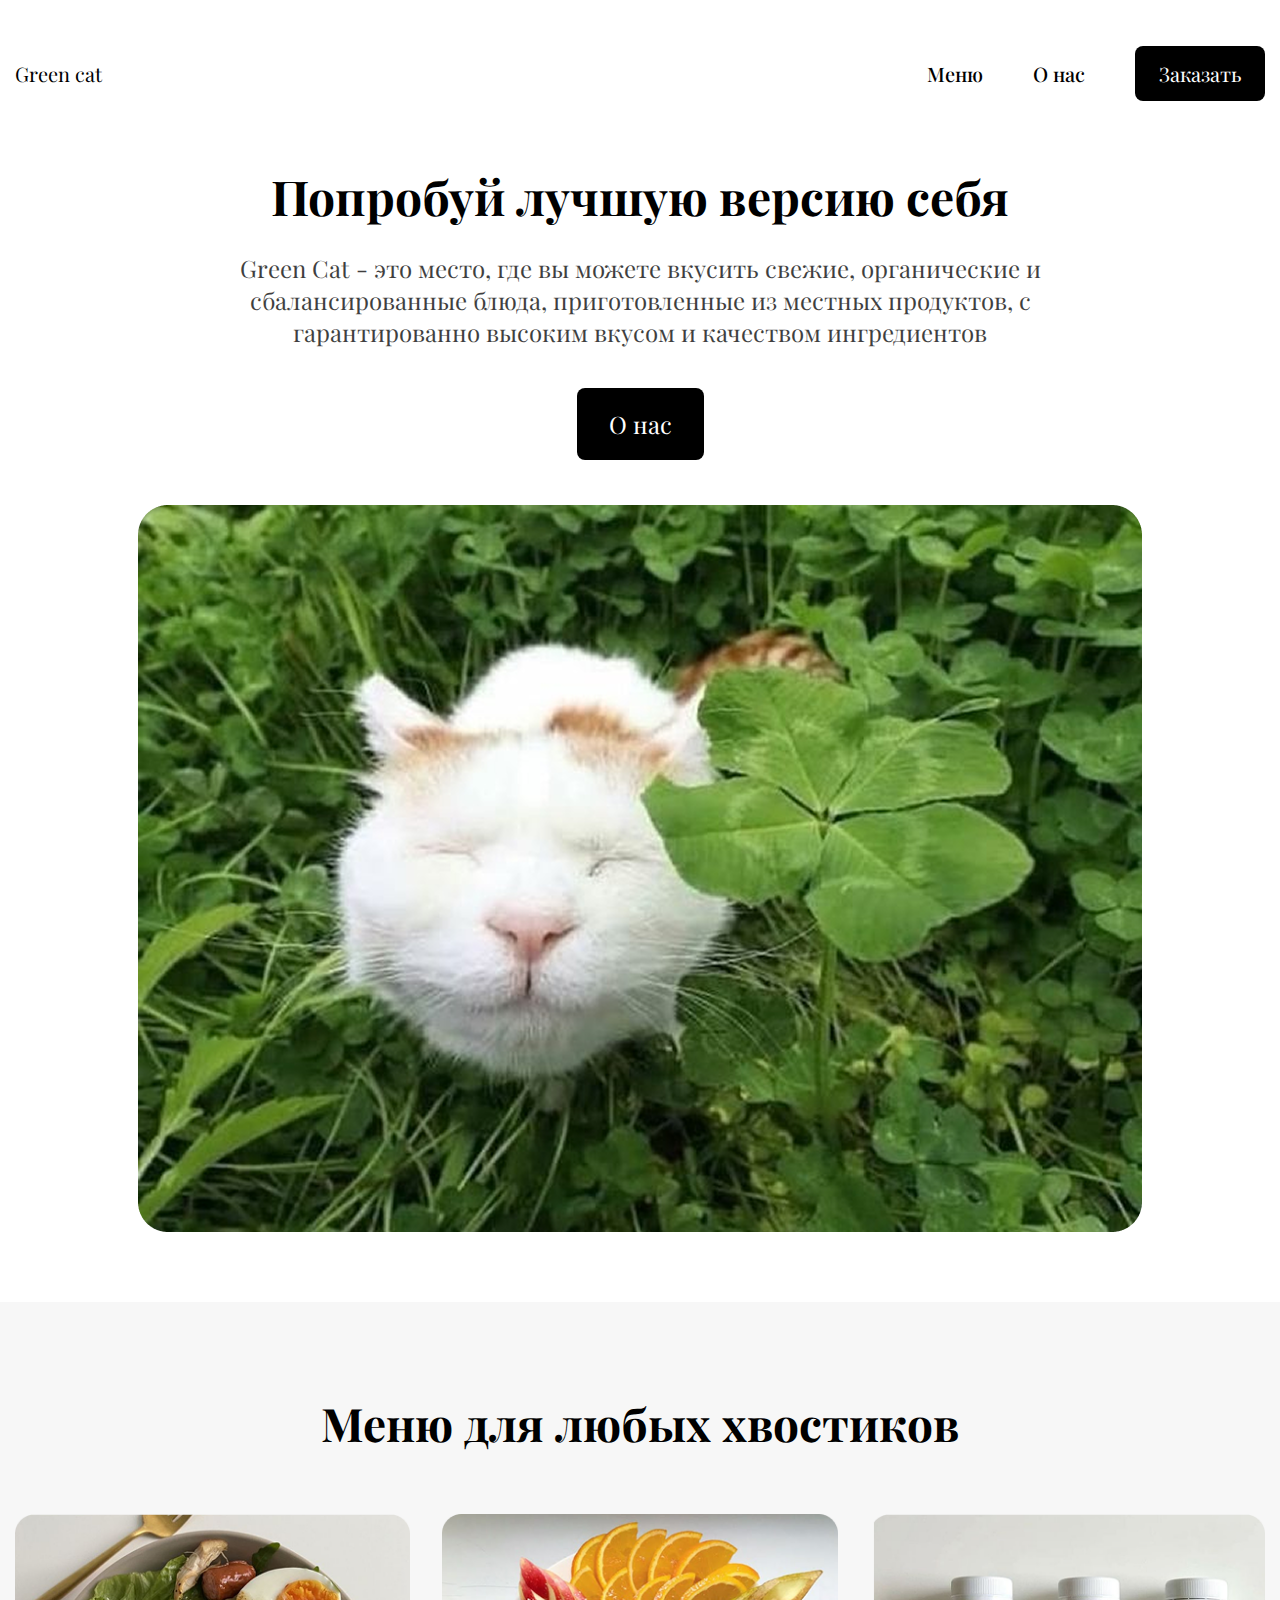
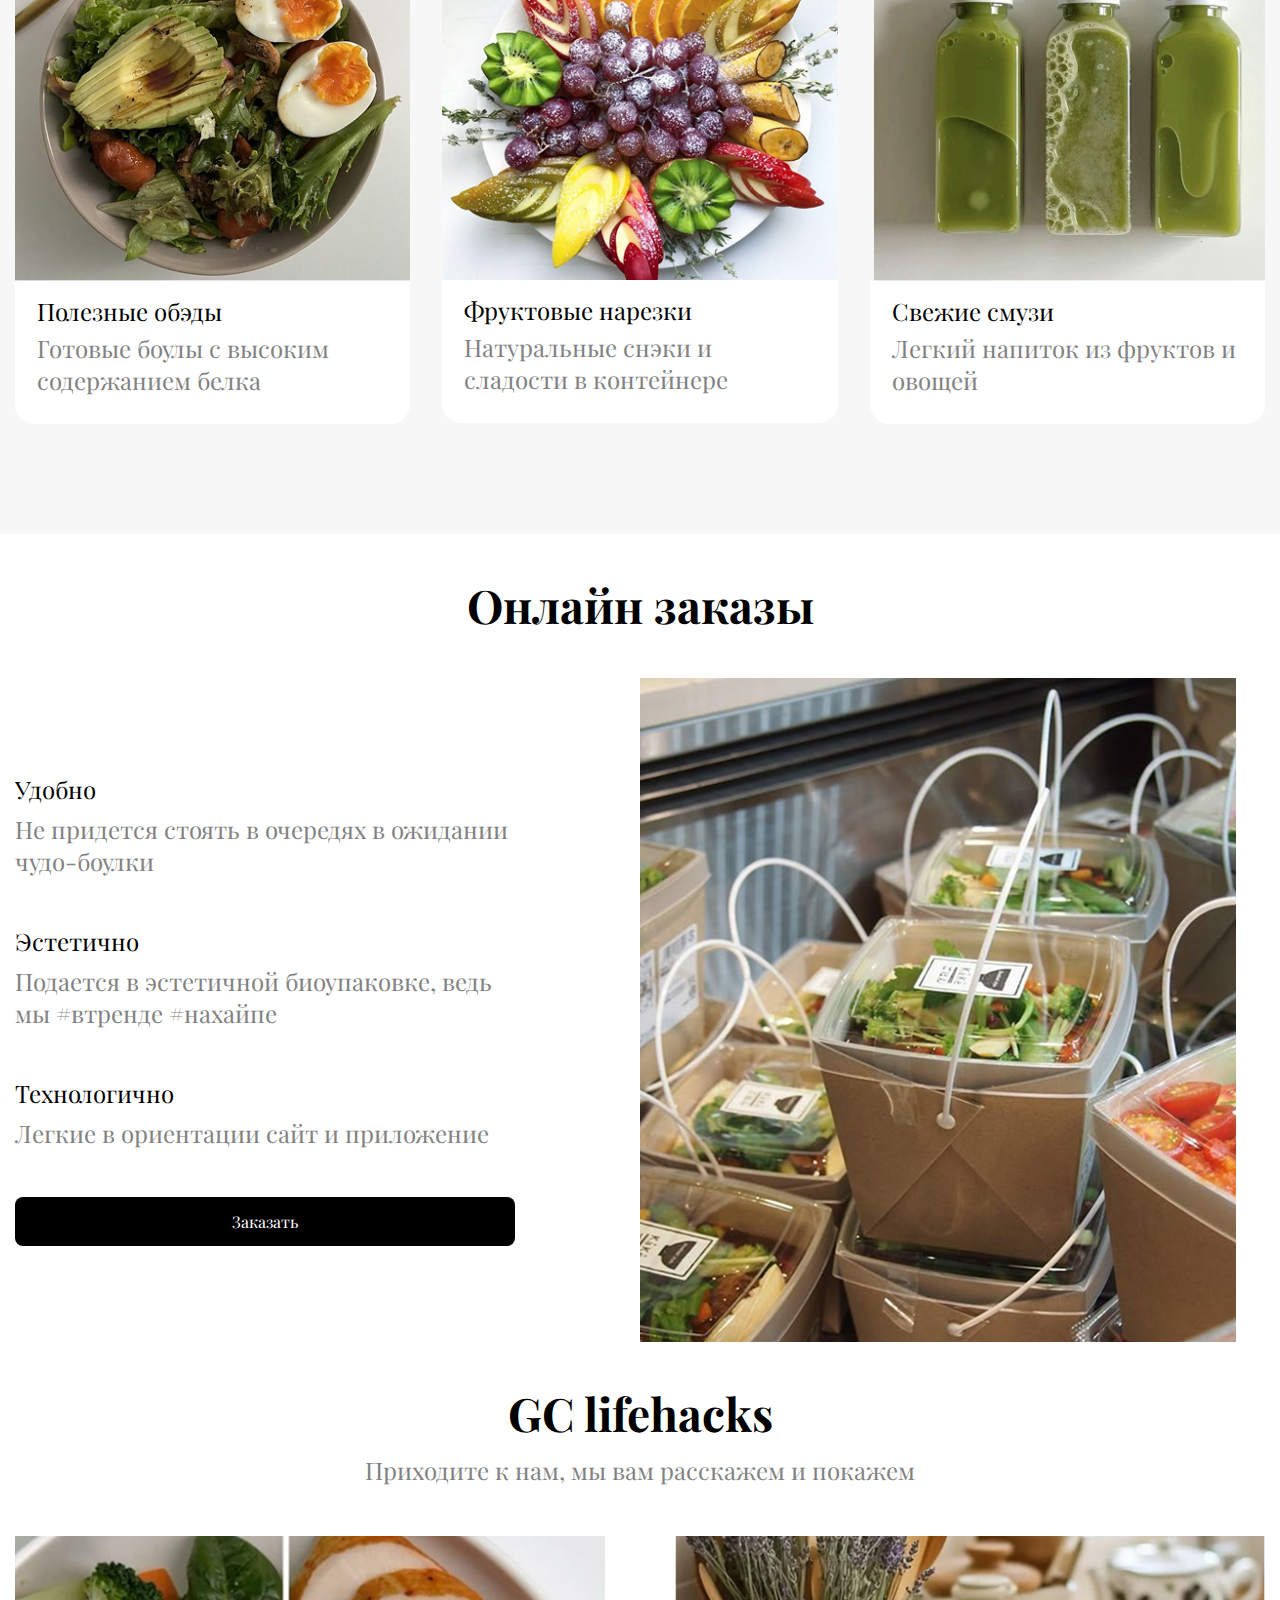
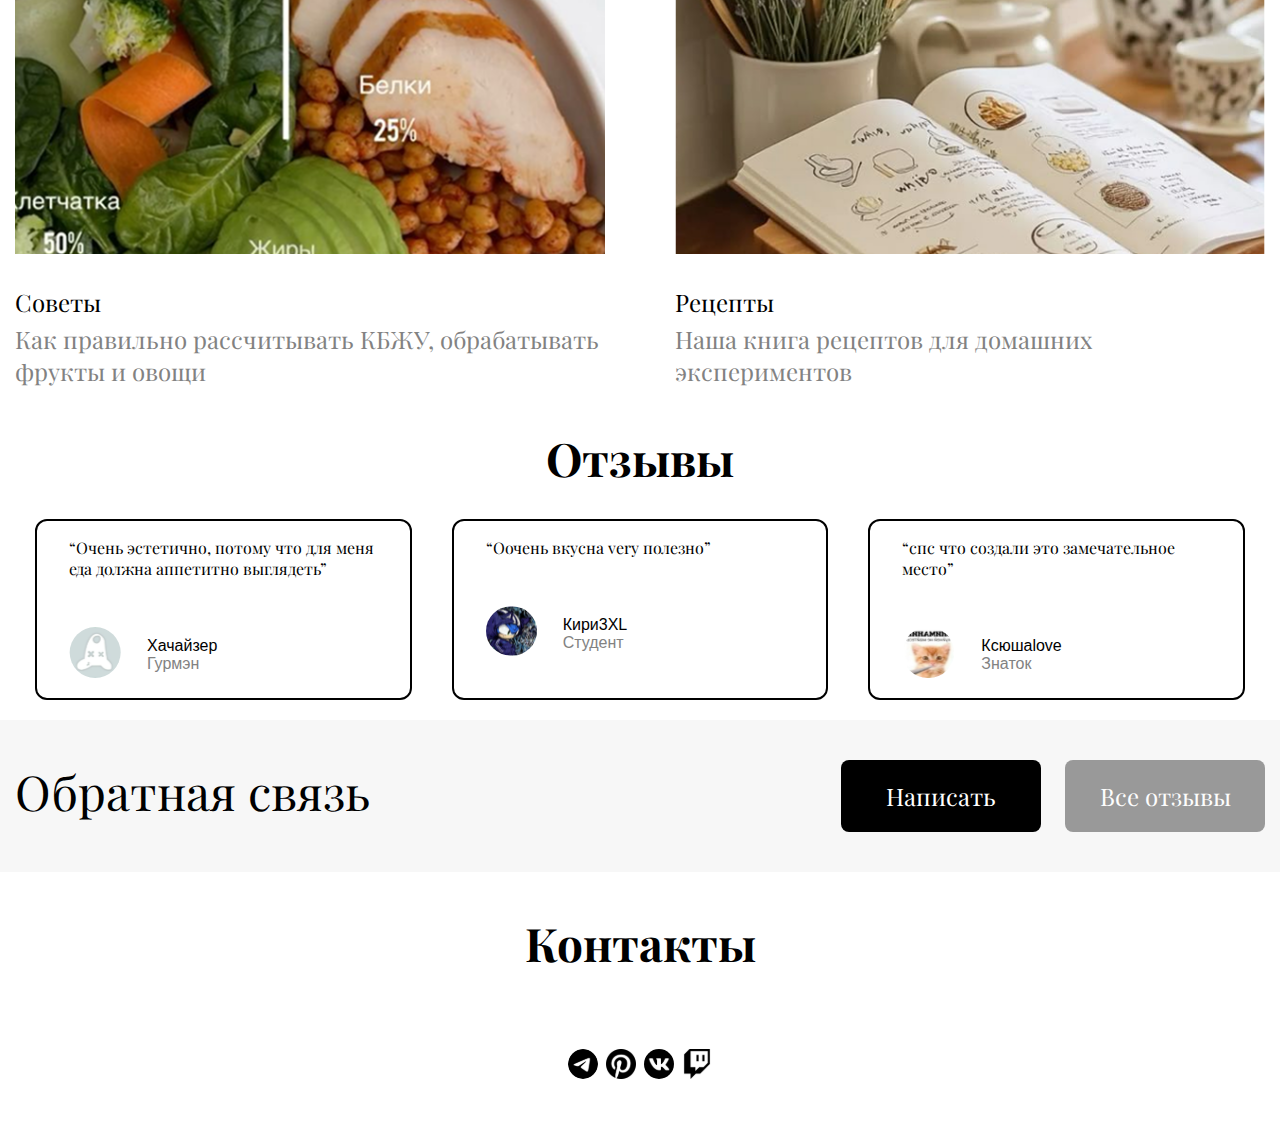
<file: index.html>
<!DOCTYPE html>
<html lang="ru">
<link>
    <meta charset="UTF-8">
    <meta name="viewport" content="width=device-width, initial-scale=1.0">
    <title>Green cat</title>
    <link rel="stylesheet" href="main.css">
    <link rel="stylesheet" href="https://cdn.jsdelivr.net/npm/swiper@11/swiper-bundle.min.css"/>
</head>
<body>
    <header class="header">
        <div class="container">
            <nav class="header__nav nav">
                <div class="nav__logo">
                    <a href="index.html" class="logo">Green cat</a>
                </div>
                <ul class="nav-list">
                    <li class="nav-list__item"><a href="menu.html" class="nav-list__link">Меню</a></li>
                    <li class="nav-list__item"><a href="about.html" class="nav-list__link">О нас</a></li>
                    <button class="nav-list__item button__list-item"><a href="menu.html" class="nav-list__link">Заказать</a></button>
                    
                </ul>
            </nav>
            
            <div class="header__content">
                <h1 class="header__title">Попробуй лучшую версию себя</h1>
                <p>Green Cat - это место, где вы можете вкусить свежие, органические и <br> сбалансированные блюда, приготовленные из местных продуктов, с <br> гарантированно высоким вкусом и качеством ингредиентов</p>
                <button class="header__content button_header"><a href="about.html" class="nav-list__link">О нас</a></button>
                <div class="header__picture">
                    <img src="./pic/cat.png" title="cat">
                </div>
            </div>
        </div>
    </header>
    <section class="products">
        <div class="container">
            <h2 class="products__title">Меню для любых хвостиков</h2>
            <div class="products__slider">
                <div class="slider">
                    <div class="swiper">
                        <div class="swiper-wrapper">
                            <div data-tab-value="houses" class="card swiper-slide">
                                <a href="/menu.html" class="card__link"></a>
            
                                <div class="card__photo">
                                    <img src="./pic/slider1.png" alt="Title" class="card__img">
                                </div>

                                <div class="card__desc">
                                    <a href="/menu.html" class="card__category"></a>
                                    <h3 class="card__title">Полезные обэды</h3>
                                    <p class="card__info">Готовые боулы с высоким содержанием белка</p>
                                </div>
                            </div>
            
                            <div data-tab-value="houses" class="card swiper-slide">
                                <a href="/menu.html" class="card__link"></a>
            
                                <div class="card__photo">
                                    <img src="./pic/slider2.png" alt="Title" class="card__img">
                                </div>

                                <div class="card__desc">
                                    <a href="/menu.html" class="card__category"></a>
                                    <h3 class="card__title">Фруктовые нарезки</h3>
                                    <p class="card__info">Натуральные снэки и сладости в контейнере</p>
                                </div>
                            </div>
            
                            <div data-tab-value="houses" class="card swiper-slide">
                                <a href="/menu.html" class="card__link"></a>
            
                                <div class="card__photo">
                                    <img src="./pic/slider3.png" alt="Title" class="card__img">
                                </div>

                                <div class="card__desc">
                                    <a href="/menu.html" class="card__category"></a>
                                    <h3 class="card__title">Свежие смузи</h3>
                                    <p class="card__info">Легкий напиток из фруктов и овощей</p>
                                </div>
                            </div>

                            <div data-tab-value="houses" class="card swiper-slide">
                                <a href="/menu.html" class="card__link"></a>
            
                                <div class="card__photo">
                                    <img src="./pic/slider4.png" alt="Title" class="card__img">
                                </div>

                                <div class="card__desc">
                                    <a href="/menu.html" class="card__category"></a>
                                    <h3 class="card__title">Эстетичные салаты</h3>
                                    <p class="card__info">Идеальные сочетания соусов</p>
                                </div>
                            </div>
                        </div>
                    </div>

                    <button class="slider__btn slider__btn--prev">
                        <img src="./pic/slider-left.svg" alt="Previous">
                    </button>

                    <button class="slider__btn slider__btn--next">
                        <img src="./pic/slider-right.svg" alt="Next">
                    </button>
                </div>
            </div>
        </div>
    </section>
    <section class = "orders">
        <div class="container">
            <h2  class="order__title">Онлайн заказы</h2>
            <div class="order__content">
                <div class="notes">
                    <div class="order__note">
                        <h3 class="order__small-text">Удобно</h3>
                        <p>Не придется стоять в очередях в ожидании чудо-боулки</p>
                    </div>
                    <div class="order__note">
                        <h3 class="order__small-text">Эстетично</h3>
                        <p>Подается в эстетичной биоупаковке, ведь мы #втренде #нахайпе</p>
                    </div>
                    <div class="order__note">
                        <h3 class="order__small-text">Технологично</h3>
                        <p>Легкие в ориентации сайт и приложение</p>
                    </div>
                    <a href="menu.html"><button class="order__button">Заказать</button></a>
                </div>
                <div class="order__photo">
                    <img src="./pic/order.png">
                </div>
            </div>
        </div>
    </section>
    <section class = "lifehack">
        <div class="container">
            <h2 class="lifehack__title">GC lifehacks</h2>
            <p class="lifehack__subtitle">Приходите к нам, мы вам расскажем и покажем</p>
            <div class="lifehack__menu">
                <div class="lifehack__card">
                    <div class="card__photo">
                        <img src="./pic/lifehack2.png" alt="Title" class="card__img">
                    </div>

                    <div class="lifehack__card-desc">
                        <h3 class="card__title">Советы</h3>
                        <p class="card__info">Как правильно рассчитывать КБЖУ, обрабатывать фрукты и овощи</p>
                    </div>
                </div>
                <div class="lifehack__card">
                    <div class="card__photo">
                        <img src="./pic/lifehack1.png" alt="Title" class="card__img">
                    </div>

                    <div class="lifehack__card-desc">
                        <h3 class="card__title">Рецепты</h3>
                        <p class="card__info">Наша книга рецептов для домашних экспериментов</p>
                    </div>
                </div>
            </div>
        </div>
    </section>
    <section class="reviews">
        <div class="container">
            <h2 class="reviews__title">Отзывы</h2>
            <div class="reviews__menu">
                <div class="reviews__card">
                    <p class="reviews__card-comment">“Очень эстетично, потому что для меня еда должна аппетитно выглядеть”</p>
                    <div class="reviews__user">
                        <img src="./pic/avatar.svg" alt="Title" class="card__img">
                        <div class="review__text">
                            <p class="review__name">Хачайзер</p>
                            <p class="review__role">Гурмэн</p>
                        </div>
                    </div>
                </div>
                <div class="reviews__card">
                    <p class="reviews__card-comment">“Оочень вкусна very полезно”</p>
                    <div class="reviews__user">
                        <img src="./pic/avatar2.svg" alt="Title" class="card__img">
                        <div class="review__text">
                            <p class="review__name">Кири3XL</p>
                            <p class="review__role">Студент</p>
                        </div>
                    </div>
                </div>
                <div class="reviews__card">
                    <p class="reviews__card-comment">“спс что создали это замечательное место”</p>
                    <div class="reviews__user">
                        <img src="./pic/avatar3.svg" alt="Title" class="card__img">
                        <div class="review__text">
                            <p class="review__name">Ксюшаlove</p>
                            <p class="review__role">Знаток</p>
                        </div>
                    </div>
                </div>
            </div>
        </div>
    </section>
    <section class="feedback__panel">
        <div class="container">
            <div class="feedback__content">
                <p class="feedback_label">Обратная связь</p>
                <div class="feedback__button">
                    <button class="feedback__button-link"><a href="/about.html">Написать</a></button>
                    <button class="feedback__button-link non-active"><a href="#!">Все отзывы</a></button>
                </div>
            </div>
        </div>
    </section>
    <footer class="footer">
        <div class="container">
            <h2 class="contact__title">Контакты</h2>
            <ul class="contact-list">
                <div class="contact__content">
                    <a href="https://web.telegram.org/a/">
                        <li class="con-list__item"><img src="./pic/tg.svg" width="30" height="30"></li>
                    </a>
                    <a href="https://www.pinterest.com/">
                        <li class="con-list__item"><img src="./pic/pin.svg" width="30" height="30"></li>
                    </a>
                    <a href="https://www.vk.com/">
                        <li class="con-list__item"><img src="./pic/vk.svg" width="30" height="30"></li>
                    </a>
                    <a href="https://www.twitch.tv/">
                        <li class="con-list__item"><img src="./pic/tw.svg" width="30" height="30"></li>
                    </a>
                </div>
            </ul>
        </div>
    </footer>
    <script src="https://cdn.jsdelivr.net/npm/swiper@11/swiper-bundle.min.js"></script>
    <script src="./js/main.js"></script>

</body>
</html>
</file>
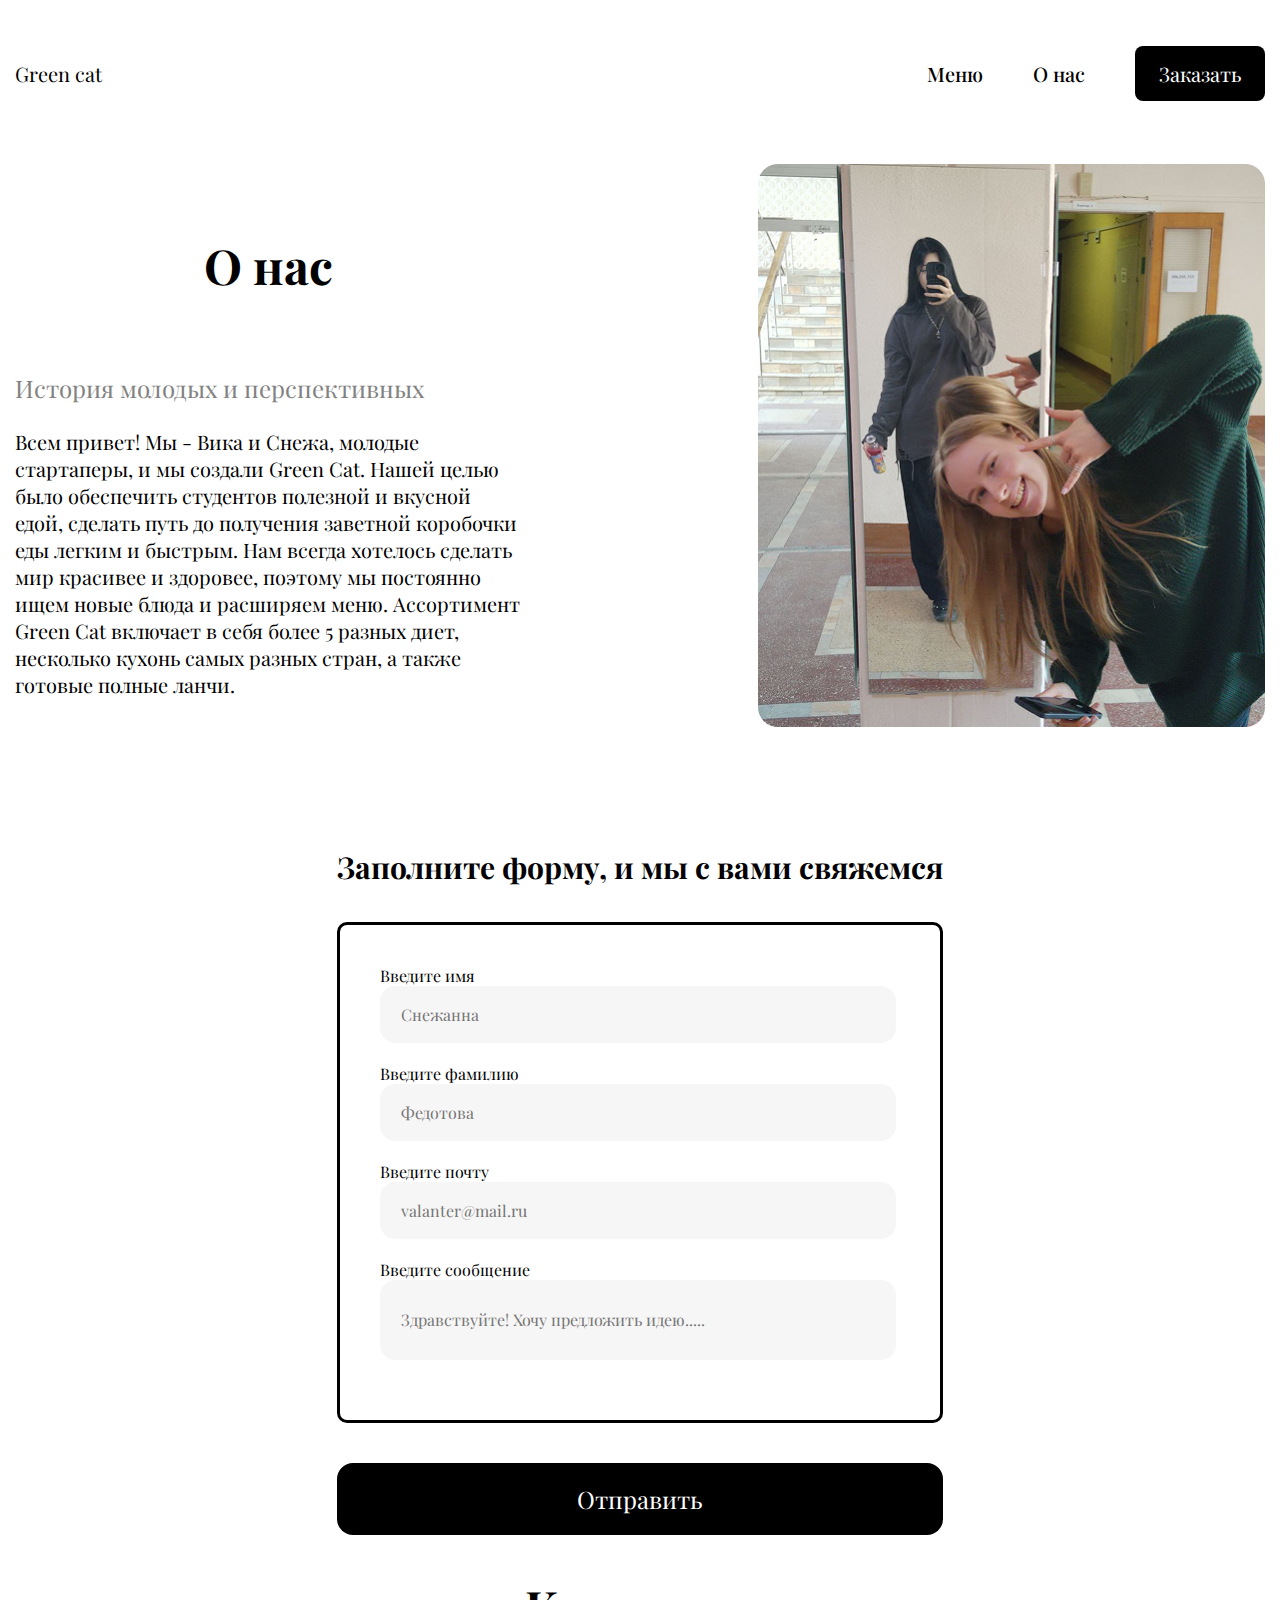
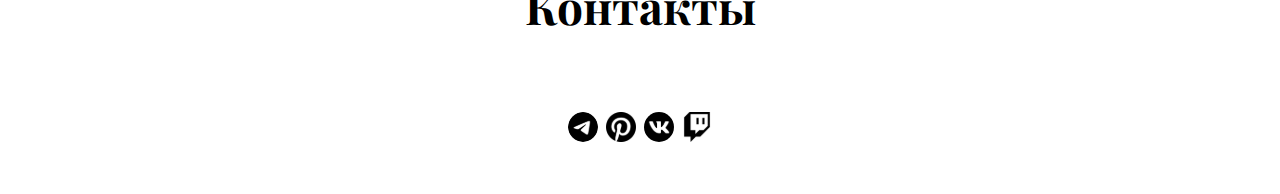
<file: about.html>
<!DOCTYPE html>
<html lang="en">
<head>
    <meta charset="UTF-8">
    <meta name="viewport" content="width=device-width, initial-scale=1.0">
    <title>О нас</title>
    <link rel="stylesheet" href="main.css">
</head>
<body>
    <header class="header">
        <div class="container">
            <nav class="header__nav nav">
                <div class="nav__logo">
                    <a href="index.html" class="logo">Green cat</a>
                </div>
                <ul class="nav-list">
                    <li class="nav-list__item"><a href="menu.html" class="nav-list__link">Меню</a></li>
                    <li class="nav-list__item"><a href="about.html" class="nav-list__link">О нас</a></li>
                    <button class="nav-list__item button__list-item"><a href="menu.html" class="nav-list__link">Заказать</a></button>
                </ul>
            </nav>
        </div>
    </header>
    <section class="about">
        <div class="container">
            <div class="about__content">
                <div class="about__text">
                    <h2 class="about__title">О нас</h2>
                    <h3 class="about__subtitle">История молодых и перспективных</h3>
                    <p class="about__info">Всем привет! Мы - Вика и Снежа, молодые стартаперы, и мы создали Green Cat. Нашей целью было обеспечить студентов полезной и вкусной едой, сделать путь до получения заветной коробочки еды легким и быстрым. Нам всегда хотелось сделать мир красивее и здоровее, поэтому мы постоянно ищем новые блюда и расширяем меню. Ассортимент Green Cat включает в себя более 5 разных диет, несколько кухонь самых разных стран, а также готовые полные ланчи.</p>
                </div>
                <div class="about_photo">
                    <img src="pic/mi.png">
                </div>
            </div>
        </div>
    </section>
    <section class = "about__feedback">
            <div class="container">
                <h2 class="about__feedback-title">Заполните форму, и мы с вами свяжемся</h2>
                <div class="name__user">
                    <div class="about__input">
                        <p class="about__feedback-label">Введите имя</p>
                        <input type="text" name="name" class="about__feedback-input" placeholder="Снежанна" required/>
                    </div>
                    <div class="about__input">
                        <p class="about__feedback-label">Введите фамилию</p>
                        <input type="text" name="name" class="about__feedback-input" placeholder="Федотова" required/>
                    </div>
                    <div class="about__input">
                        <p class="about__feedback-label">Введите почту</p>
                        <input type="email" name="name" class="about__feedback-input" placeholder="valanter@mail.ru" required/>
                    </div>
                    <div class="about__input">
                        <p class="about__feedback-label">Введите сообщение</p>
                        <input type="text" name="phone" class="about__feedback-input rich" placeholder="Здравствуйте! Хочу предложить идею....." required/>
                    </div>
                </div>
                <button class="about__feedback-button">Отправить</button>
            </div>
        </div>
    </section>
    <footer class="footer">
        <div class="container">
            <h2 class="contact__title">Контакты</h2>
            <ul class="contact-list">
                <div class="contact__content">
                    <a href="https://web.telegram.org/a/">
                        <li class="con-list__item"><img src="./pic/tg.svg" width="30" height="30"></li>
                    </a>
                    <a href="https://www.pinterest.com/">
                        <li class="con-list__item"><img src="./pic/pin.svg" width="30" height="30"></li>
                    </a>
                    <a href="https://www.vk.com/">
                        <li class="con-list__item"><img src="./pic/vk.svg" width="30" height="30"></li>
                    </a>
                    <a href="https://www.twitch.tv/">
                        <li class="con-list__item"><img src="./pic/tw.svg" width="30" height="30"></li>
                    </a>
                </div>
            </ul>
        </div>
    </footer>
</body>
</html>
</file>
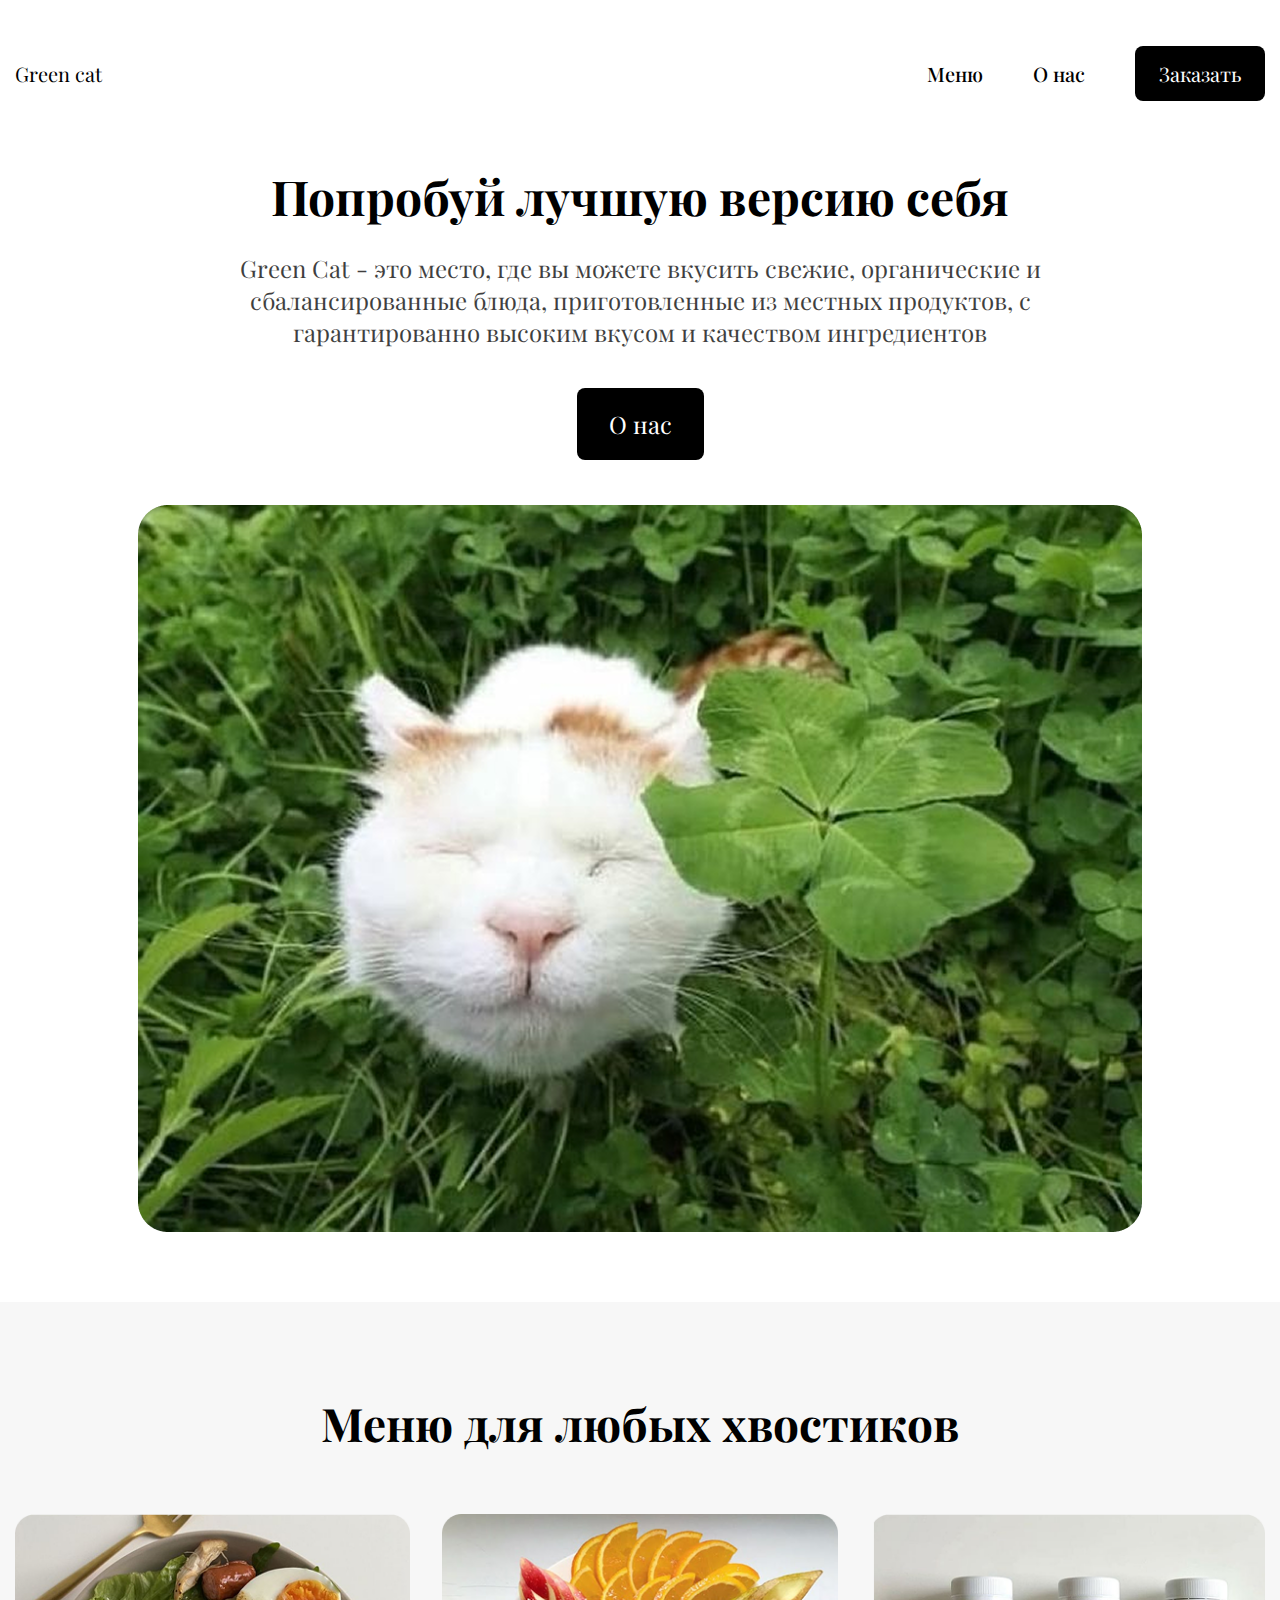
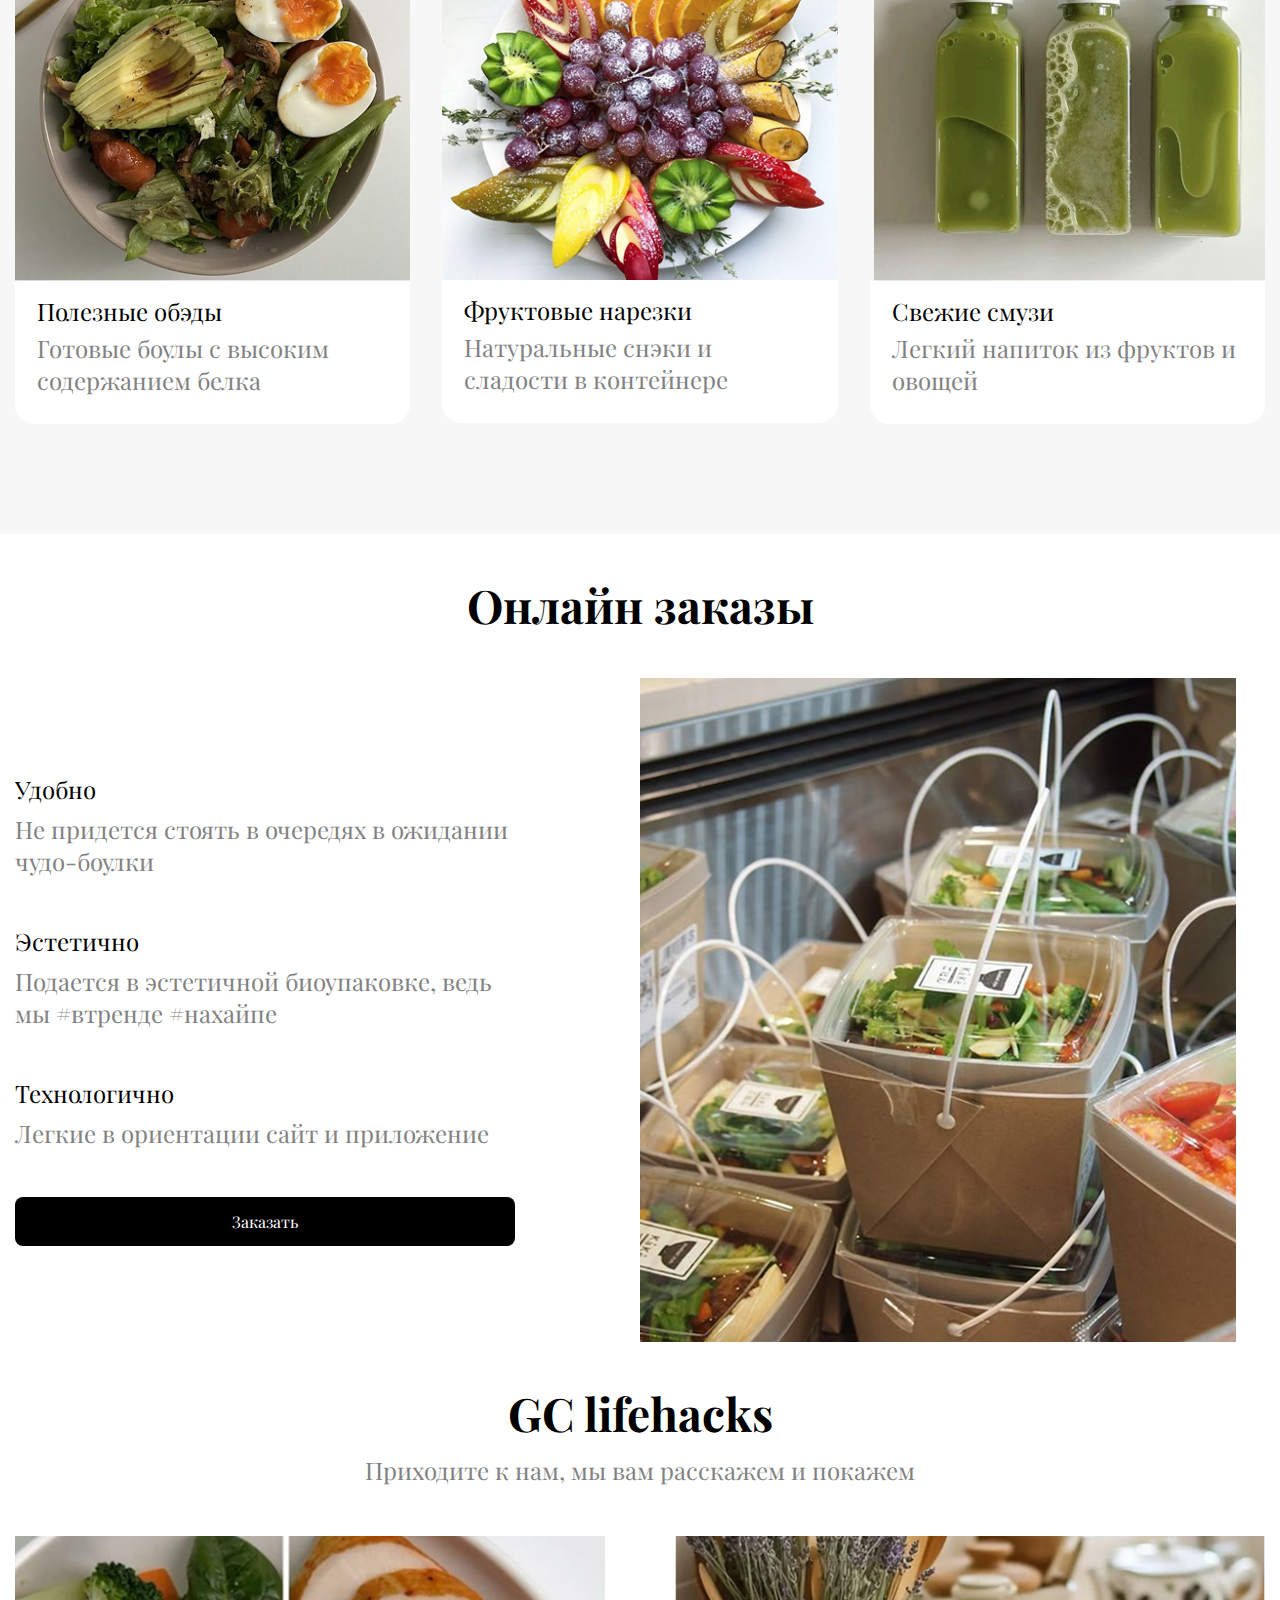
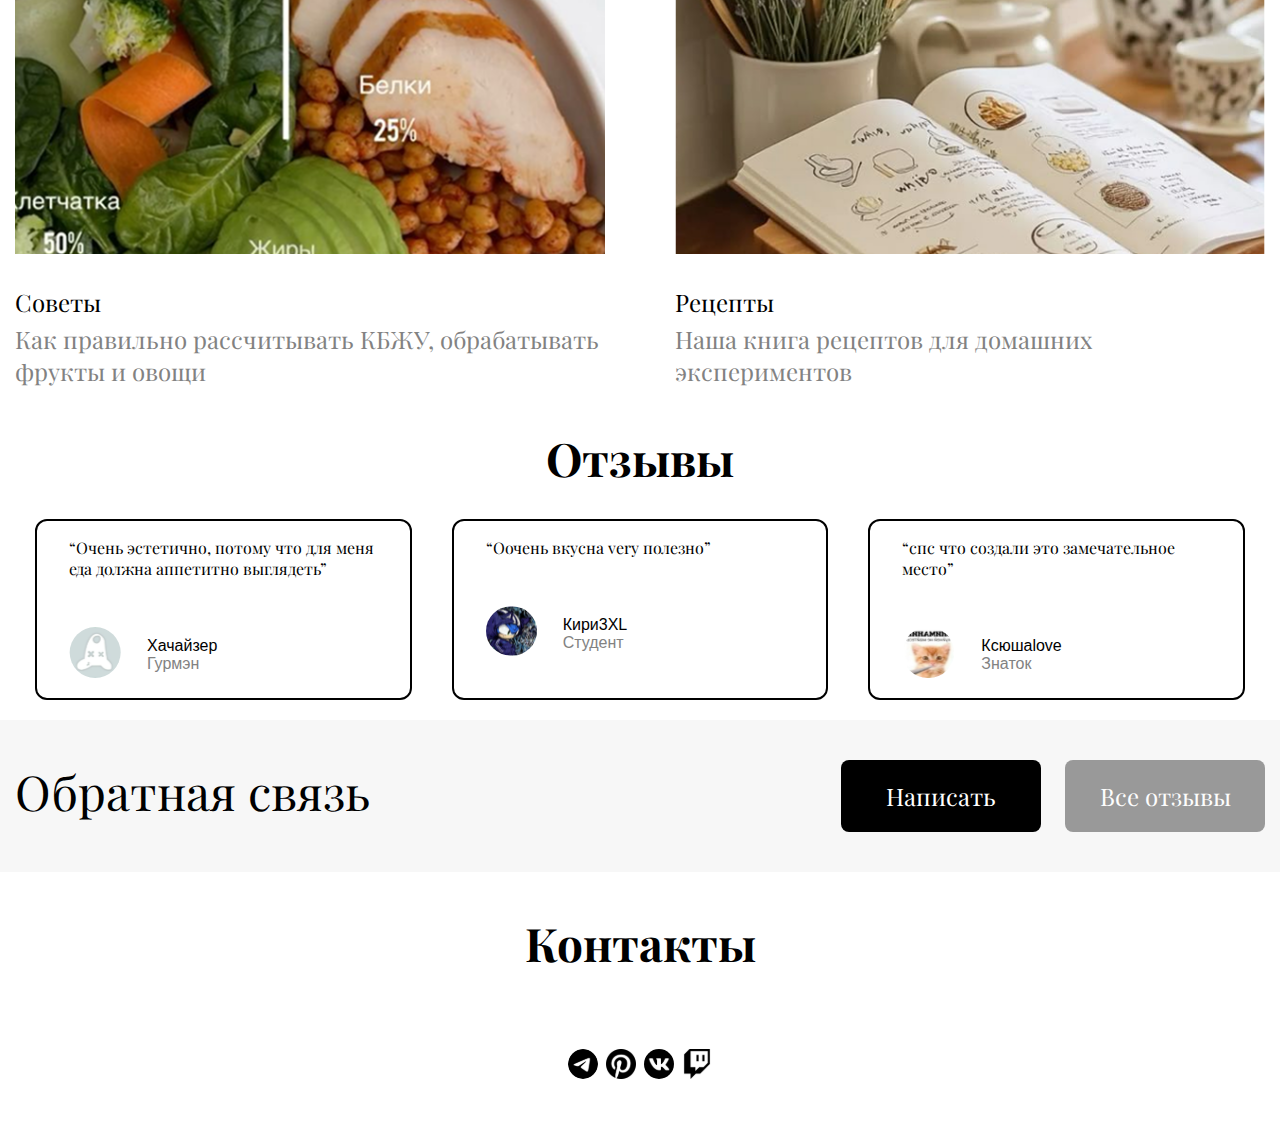
<file: main.html>
<!DOCTYPE html>
<html lang="ru">
<link>
    <meta charset="UTF-8">
    <meta name="viewport" content="width=device-width, initial-scale=1.0">
    <title>Green cat</title>
    <link rel="stylesheet" href="main.css">
    <link rel="stylesheet" href="https://cdn.jsdelivr.net/npm/swiper@11/swiper-bundle.min.css"/>
</head>
<body>
    <header class="header">
        <div class="container">
            <nav class="header__nav nav">
                <div class="nav__logo">
                    <a href="main.html" class="logo">Green cat</a>
                </div>
                <ul class="nav-list">
                    <li class="nav-list__item"><a href="menu.html" class="nav-list__link">Меню</a></li>
                    <li class="nav-list__item"><a href="about.html" class="nav-list__link">О нас</a></li>
                    <button class="nav-list__item button__list-item"><a href="menu.html" class="nav-list__link">Заказать</a></button>
                    
                </ul>
            </nav>
            
            <div class="header__content">
                <h1 class="header__title">Попробуй лучшую версию себя</h1>
                <p>Green Cat - это место, где вы можете вкусить свежие, органические и <br> сбалансированные блюда, приготовленные из местных продуктов, с <br> гарантированно высоким вкусом и качеством ингредиентов</p>
                <button class="header__content button_header"><a href="about.html" class="nav-list__link">О нас</a></button>
                <div class="header__picture">
                    <img src="./pic/cat.png" title="cat">
                </div>
            </div>
        </div>
    </header>
    <section class="products">
        <div class="container">
            <h2 class="products__title">Меню для любых хвостиков</h2>
            <div class="products__slider">
                <div class="slider">
                    <div class="swiper">
                        <div class="swiper-wrapper">
                            <div data-tab-value="houses" class="card swiper-slide">
                                <a href="/menu.html" class="card__link"></a>
            
                                <div class="card__photo">
                                    <img src="./pic/slider1.png" alt="Title" class="card__img">
                                </div>

                                <div class="card__desc">
                                    <a href="/menu.html" class="card__category"></a>
                                    <h3 class="card__title">Полезные обэды</h3>
                                    <p class="card__info">Готовые боулы с высоким содержанием белка</p>
                                </div>
                            </div>
            
                            <div data-tab-value="houses" class="card swiper-slide">
                                <a href="/menu.html" class="card__link"></a>
            
                                <div class="card__photo">
                                    <img src="./pic/slider2.png" alt="Title" class="card__img">
                                </div>

                                <div class="card__desc">
                                    <a href="/menu.html" class="card__category"></a>
                                    <h3 class="card__title">Фруктовые нарезки</h3>
                                    <p class="card__info">Натуральные снэки и сладости в контейнере</p>
                                </div>
                            </div>
            
                            <div data-tab-value="houses" class="card swiper-slide">
                                <a href="/menu.html" class="card__link"></a>
            
                                <div class="card__photo">
                                    <img src="./pic/slider3.png" alt="Title" class="card__img">
                                </div>

                                <div class="card__desc">
                                    <a href="/menu.html" class="card__category"></a>
                                    <h3 class="card__title">Свежие смузи</h3>
                                    <p class="card__info">Легкий напиток из фруктов и овощей</p>
                                </div>
                            </div>

                            <div data-tab-value="houses" class="card swiper-slide">
                                <a href="/menu.html" class="card__link"></a>
            
                                <div class="card__photo">
                                    <img src="./pic/slider4.png" alt="Title" class="card__img">
                                </div>

                                <div class="card__desc">
                                    <a href="/menu.html" class="card__category"></a>
                                    <h3 class="card__title">Эстетичные салаты</h3>
                                    <p class="card__info">Идеальные сочетания соусов</p>
                                </div>
                            </div>
                        </div>
                    </div>

                    <button class="slider__btn slider__btn--prev">
                        <img src="./pic/slider-left.svg" alt="Previous">
                    </button>

                    <button class="slider__btn slider__btn--next">
                        <img src="./pic/slider-right.svg" alt="Next">
                    </button>
                </div>
            </div>
        </div>
    </section>
    <section class = "orders">
        <div class="container">
            <h2  class="order__title">Онлайн заказы</h2>
            <div class="order__content">
                <div class="notes">
                    <div class="order__note">
                        <h3 class="order__small-text">Удобно</h3>
                        <p>Не придется стоять в очередях в ожидании чудо-боулки</p>
                    </div>
                    <div class="order__note">
                        <h3 class="order__small-text">Эстетично</h3>
                        <p>Подается в эстетичной биоупаковке, ведь мы #втренде #нахайпе</p>
                    </div>
                    <div class="order__note">
                        <h3 class="order__small-text">Технологично</h3>
                        <p>Легкие в ориентации сайт и приложение</p>
                    </div>
                    <a href="menu.html"><button class="order__button">Заказать</button></a>
                </div>
                <div class="order__photo">
                    <img src="./pic/order.png">
                </div>
            </div>
        </div>
    </section>
    <section class = "lifehack">
        <div class="container">
            <h2 class="lifehack__title">GC lifehacks</h2>
            <p class="lifehack__subtitle">Приходите к нам, мы вам расскажем и покажем</p>
            <div class="lifehack__menu">
                <div class="lifehack__card">
                    <div class="card__photo">
                        <img src="./pic/lifehack2.png" alt="Title" class="card__img">
                    </div>

                    <div class="lifehack__card-desc">
                        <h3 class="card__title">Советы</h3>
                        <p class="card__info">Как правильно рассчитывать КБЖУ, обрабатывать фрукты и овощи</p>
                    </div>
                </div>
                <div class="lifehack__card">
                    <div class="card__photo">
                        <img src="./pic/lifehack1.png" alt="Title" class="card__img">
                    </div>

                    <div class="lifehack__card-desc">
                        <h3 class="card__title">Рецепты</h3>
                        <p class="card__info">Наша книга рецептов для домашних экспериментов</p>
                    </div>
                </div>
            </div>
        </div>
    </section>
    <section class="reviews">
        <div class="container">
            <h2 class="reviews__title">Отзывы</h2>
            <div class="reviews__menu">
                <div class="reviews__card">
                    <p class="reviews__card-comment">“Очень эстетично, потому что для меня еда должна аппетитно выглядеть”</p>
                    <div class="reviews__user">
                        <img src="./pic/avatar.svg" alt="Title" class="card__img">
                        <div class="review__text">
                            <p class="review__name">Хачайзер</p>
                            <p class="review__role">Гурмэн</p>
                        </div>
                    </div>
                </div>
                <div class="reviews__card">
                    <p class="reviews__card-comment">“Оочень вкусна very полезно”</p>
                    <div class="reviews__user">
                        <img src="./pic/avatar2.svg" alt="Title" class="card__img">
                        <div class="review__text">
                            <p class="review__name">Кири3XL</p>
                            <p class="review__role">Студент</p>
                        </div>
                    </div>
                </div>
                <div class="reviews__card">
                    <p class="reviews__card-comment">“спс что создали это замечательное место”</p>
                    <div class="reviews__user">
                        <img src="./pic/avatar3.svg" alt="Title" class="card__img">
                        <div class="review__text">
                            <p class="review__name">Ксюшаlove</p>
                            <p class="review__role">Знаток</p>
                        </div>
                    </div>
                </div>
            </div>
        </div>
    </section>
    <section class="feedback__panel">
        <div class="container">
            <div class="feedback__content">
                <p class="feedback_label">Обратная связь</p>
                <div class="feedback__button">
                    <button class="feedback__button-link"><a href="/about.html">Написать</a></button>
                    <button class="feedback__button-link non-active"><a href="#!">Все отзывы</a></button>
                </div>
            </div>
        </div>
    </section>
    <footer class="footer">
        <div class="container">
            <h2 class="contact__title">Контакты</h2>
            <ul class="contact-list">
                <div class="contact__content">
                    <a href="https://web.telegram.org/a/">
                        <li class="con-list__item"><img src="./pic/tg.svg" width="30" height="30"></li>
                    </a>
                    <a href="https://www.pinterest.com/">
                        <li class="con-list__item"><img src="./pic/pin.svg" width="30" height="30"></li>
                    </a>
                    <a href="https://www.vk.com/">
                        <li class="con-list__item"><img src="./pic/vk.svg" width="30" height="30"></li>
                    </a>
                    <a href="https://www.twitch.tv/">
                        <li class="con-list__item"><img src="./pic/tw.svg" width="30" height="30"></li>
                    </a>
                </div>
            </ul>
        </div>
    </footer>
    <script src="https://cdn.jsdelivr.net/npm/swiper@11/swiper-bundle.min.js"></script>
    <script src="./js/main.js"></script>

</body>
</html>
</file>
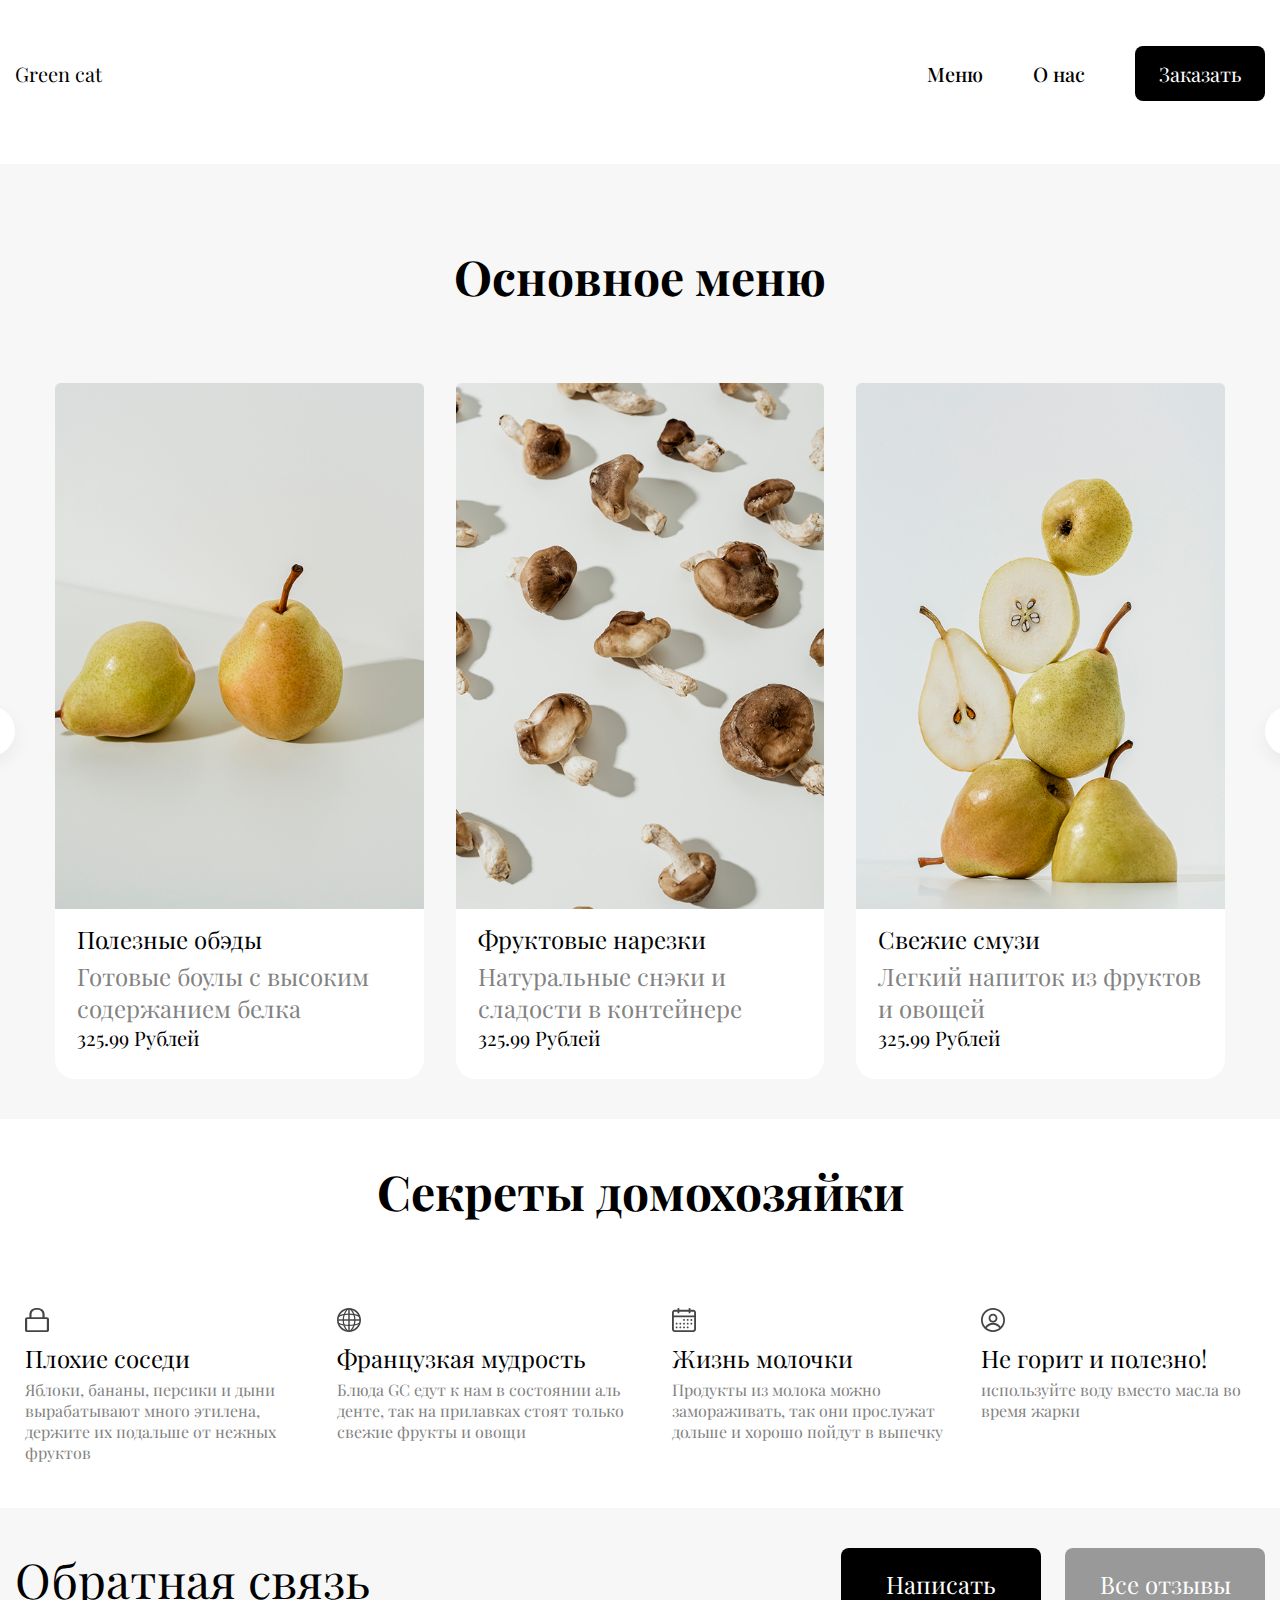
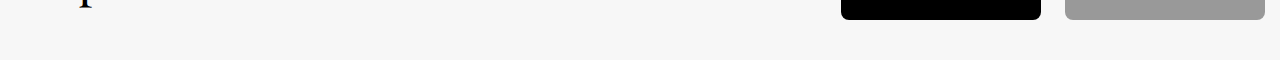
<file: menu.html>
<!DOCTYPE html>
<html lang="en">
<head>
    <meta charset="UTF-8">
    <meta name="viewport" content="width=device-width, initial-scale=1.0">
    <title>Меню</title>
    <link rel="stylesheet" href="main.css">
    <link rel="stylesheet" href="https://cdn.jsdelivr.net/npm/swiper@11/swiper-bundle.min.css"/>
</head>
<body>
    <header class="header">
        <div class="container">
            <nav class="header__nav nav">
                <div class="nav__logo">
                    <a href="main.html" class="logo">Green cat</a>
                </div>
                <ul class="nav-list">
                    <li class="nav-list__item"><a href="menu.html" class="nav-list__link">Меню</a></li>
                    <li class="nav-list__item"><a href="about.html" class="nav-list__link">О нас</a></li>
                    <button class="nav-list__item button__list-item"><a href="menu.html" class="nav-list__link">Заказать</a></button>
                </ul>
            </nav>
        </div>
    </header>
    <section class="menu">
        <div class="container">
            <h2 class="menu__title">Основное меню</h2>
            <div class="menu__slider">
                <div class="slider">
                    <div class="swiper">
                        <div class="swiper-wrapper">
                            <div data-tab-value="houses" class="card swiper-slide">
                                <a href="#!" class="card__link"></a>
            
                                <div class="card__photo">
                                    <img src="./pic/product1.png" alt="Title" class="card__img">
                                </div>

                                <div class="card__desc">
                                    <a href="#category" class="card__category"></a>
                                    <h3 class="card__title">Полезные обэды</h3>
                                    <p class="card__info">Готовые боулы с высоким содержанием белка</p>
                                    <p class="card__price">325.99 Рублей</p>
                                </div>
                            </div>
            
                            <div data-tab-value="houses" class="card swiper-slide">
                                <a href="#product-page" class="card__link"></a>
            
                                <div class="card__photo">
                                    <img src="./pic/product3.png" alt="Title" class="card__img">
                                </div>

                                <div class="card__desc">
                                    <a href="#category" class="card__category"></a>
                                    <h3 class="card__title">Фруктовые нарезки</h3>
                                    <p class="card__info">Натуральные снэки и сладости в контейнере</p>
                                    <p class="card__price">325.99 Рублей</p>
                                </div>
                            </div>
            
                            <div data-tab-value="houses" class="card swiper-slide">
                                <a href="#product-page" class="card__link"></a>
            
                                <div class="card__photo">
                                    <img src="./pic/product2.png" alt="Title" class="card__img">
                                </div>

                                <div class="card__desc">
                                    <a href="#category" class="card__category"></a>
                                    <h3 class="card__title">Свежие смузи</h3>
                                    <p class="card__info">Легкий напиток из фруктов и овощей</p>
                                    <p class="card__price">325.99 Рублей</p>
                                </div>
                            </div>
                        
                            <div data-tab-value="houses" class="card swiper-slide">
                                <a href="#product-page" class="card__link"></a>
            
                                <div class="card__photo">
                                    <img src="./pic/product1.png" alt="Title" class="card__img">
                                </div>

                                <div class="card__desc">
                                    <a href="#category" class="card__category"></a>
                                    <h3 class="card__title">Эстетичные салаты</h3>
                                    <p class="card__info">Идеальные сочетания соусов</p>
                                    <p class="card__price">325.99 Рублей</p>
                                </div>
                            </div>
                        </div>
                    </div>

                    <button class="slider__btn slider__btn--prev">
                        <img src="./pic/slider-left.svg" alt="Previous">
                    </button>

                    <button class="slider__btn slider__btn--next">
                        <img src="./pic/slider-right.svg" alt="Next">
                    </button>
                </div>
            </div>
        </div>
    </section>
    <section class="secrets__panel">
        <div class="container">
            <h2 class="secret__title">Секреты домохозяйки</h2>
            <div class="secrets">
                <div class="secret">
                    <div class="secret__photo">
                        <img src="./pic/lock.svg">
                    </div>
                    <div class="secret__body">
                        <h3>Плохие соседи</h3>
                        <p>Яблоки, бананы, персики и дыни вырабатывают много этилена, держите их подальше от нежных фруктов</p>
                    </div>
                </div>
                <div class="secret">
                    <div class="secret__photo">
                        <img src="./pic/globus.svg">
                    </div>
                    <div class="secret__body">
                        <h3>Французкая мудрость</h3>
                        <p>Блюда GC едут к нам в состоянии аль денте, так на прилавках стоят только свежие фрукты и овощи</p>
                    </div>
                </div>
                <div class="secret">
                    <div class="secret__photo">
                        <img src="./pic/calendar.svg">
                    </div>
                    <div class="secret__body">
                        <h3>Жизнь молочки </h3>
                        <p>Продукты из молока можно замораживать, так они прослужат дольше и хорошо пойдут в выпечку</p>
                    </div>
                </div>
                <div class="secret">
                    <div class="secret__photo">
                        <img src="./pic/user.svg">
                    </div>
                    <div class="secret__body">
                        <h3>Не горит и полезно! </h3>
                        <p>используйте воду вместо масла во время жарки</p>
                    </div>
                </div>
            </div>
        </div>
    </section>
    <footer class="feedback__panel">
        <div class="container">
            <div class="feedback__content">
                <p class="feedback_label">Обратная связь</p>
                <div class="feedback__button">
                    <button class="feedback__button-link"><a href="/about.html">Написать</a></button>
                    <button class="feedback__button-link non-active"><a href="#!">Все отзывы</a></button>
                </div>
            </div>
        </div>
    </footer>
    <script src="https://cdn.jsdelivr.net/npm/swiper@11/swiper-bundle.min.js"></script>
    <script src="./js/main.js"></script>
    
</body>
</html>
</file>
<file: main.css>
@import url("https://fonts.googleapis.com/css2?family=Playfair+Display:ital,wght@0,400..900;1,400..900&display=swap");
html,
body {
  font-family: var(--font-main);
  color: var(--text-color);
}

.container {
  max-width: 1280px;
  padding: 0 15px;
  margin: 0 auto;
}
.container--small {
  max-width: 1094px;
}

.container .none {
  display: none !important;
}

/*.none {
	display: none !important;
}

.title-2 {
	font-weight: 700;
    font-size: clamp(32px, 1.702rem + 1.49vw, 42px);
}*/
/* Reset and base styles  */
* {
  padding: 0px;
  margin: 0px;
  border: none;
}

*,
*::before,
*::after {
  box-sizing: border-box;
}

/* Links */
a, a:link, a:visited {
  text-decoration: none;
}

a:hover {
  text-decoration: none;
}

/* Common */
aside, nav, footer, header, section, main {
  display: block;
}

h1, h2, h3, h4, h5, h6, p {
  font-size: inherit;
  font-weight: inherit;
}

ul, ul li {
  list-style: none;
}

img {
  vertical-align: top;
}

img, svg {
  max-width: 100%;
  height: auto;
}

address {
  font-style: normal;
}

/* Form */
input, textarea, button, select {
  font-family: inherit;
  font-size: inherit;
  color: inherit;
  background-color: transparent;
}

input::-ms-clear {
  display: none;
}

button, input[type=submit] {
  display: inline-block;
  box-shadow: none;
  background-color: transparent;
  background: none;
  cursor: pointer;
}

input:focus, input:active,
button:focus, button:active {
  outline: none;
}

button::-moz-focus-inner {
  padding: 0;
  border: 0;
}

label {
  cursor: pointer;
}

legend {
  display: block;
}

input[type=file] {
  max-width: 100%;
}

:root {
  --text-color: black;
  --text-muted: #828282;
  --header-text-color: #black;
  --footer-bg: #2D2F33;
  --footer-text-color: rgba(255,255,255,0.8);
  --font-main: "Playfair Display", sans-serif;
  --font-comment: "Inter", sans-serif;
}

.header {
  position: relative;
  padding-top: 60px;
}
.header a {
  color: black;
}

.header__nav {
  margin-bottom: clamp(20px, 0.071rem + 5.89vw, 86px);
}

.header__content {
  text-align: center;
}
.header__content p {
  opacity: 0.75;
  font-size: 24px;
}

.header__title {
  font-weight: 700;
  font-size: 48px;
  margin-bottom: 24px;
}

.button_header {
  background-color: black;
  border-radius: 8px;
  padding: 20px 32px;
  margin-top: 40px;
  font-size: 24px;
  transition: background 0.2s ease-in;
}
.button_header a {
  color: white;
}
.button_header:hover {
  opacity: 0.8;
  background: var(--text-muted);
}

.header__picture {
  margin-top: 45px;
  border-radius: 30px;
  margin-bottom: 70px;
}

.nav {
  display: grid;
  grid-template-columns: 2fr 1fr 1fr 1fr;
  gap: 20px;
}

.nav__logo {
  align-self: center;
  font-size: 20px;
}

.nav-list {
  align-self: center;
  justify-self: center;
  display: flex;
  justify-self: end;
  align-items: center;
  position: absolute;
  gap: 50px;
  font-weight: 500;
  font-size: 20px;
  grid-column-start: 3;
}

.nav-list__item {
  position: relative;
}

.button__list-item {
  background-color: black;
  border-radius: 8px;
  padding: 14px 24px;
  transition: background 0.2s ease-in;
}
.button__list-item a {
  color: white;
}
.button__list-item:hover {
  opacity: 0.8;
  background: var(--text-muted);
}

.nav-list__link {
  transition: opacity 0.1s ease-in;
}
.nav-list__link:hover {
  opacity: 0.7;
}

.slider {
  position: relative;
}

.slider__btn {
  width: 50px;
  height: 50px;
  border-radius: 50%;
  background: #fff;
  box-shadow: 0px 7.03125px 19.53125px 0px rgba(0, 0, 0, 0.06);
  display: flex;
  justify-content: center;
  align-items: center;
  transition: box-shadow 0.2s ease-in;
}
.slider__btn:hover {
  box-shadow: 0px 7.03125px 19.53125px 0px rgba(0, 0, 0, 0.2);
}

.slider__btn--prev {
  position: absolute;
  z-index: 1;
  left: 0;
  top: 50%;
  transform: translate(-180%, -50%);
}

.slider__btn--next {
  position: absolute;
  z-index: 1;
  right: 0;
  top: 50%;
  transform: translate(180%, -50%);
}

.products {
  background-color: #F7F7F7;
  padding: 50px 0;
}

.products__title {
  margin-top: 40px;
  margin-bottom: 60px;
  font-size: 46px;
  font-weight: 700;
  text-align: center;
}

.products__slider {
  margin-bottom: 60px;
}

.card {
  position: relative;
  font-size: 24px;
  width: 405px;
}

.card__link {
  position: absolute;
  top: 0;
  left: 0;
  right: 0;
  bottom: 0;
}

.card__photo {
  border-radius: 30px 30px 0 0;
}

.card__desc {
  background-color: white;
  border-radius: 0 0 20px 20px;
  padding: 14px 22px 28px;
  gap: 6px;
}

.card__title {
  margin-bottom: 5px;
}

.card__info {
  color: var(--text-muted);
}

.lifehack__title {
  margin-top: 40px;
  margin-bottom: 10px;
  font-size: 46px;
  font-weight: 700;
  text-align: center;
}

.lifehack__subtitle {
  font-size: 24px;
  color: var(--text-muted);
  text-align: center;
  margin-bottom: 50px;
}

.lifehack__menu {
  display: grid;
  grid-template-columns: 1fr 1fr;
  gap: 70px;
}

.lifehack__card {
  position: relative;
  font-size: 24px;
}

.lifehack__card-desc {
  margin-top: 32px;
}

.reviews__title {
  margin-top: 40px;
  margin-bottom: 10px;
  font-size: 46px;
  font-weight: 700;
  text-align: center;
}

.reviews__menu {
  display: grid;
  grid-template-columns: 1fr 1fr 1fr;
  padding: 20px 20px;
  gap: 40px;
}

.reviews__card {
  border: 2px solid black;
  border-radius: 12px;
  padding: 16px 32px;
  max-width: 405px;
}

.review__card-comment {
  font-size: 24px;
}

.reviews__user {
  display: inline-grid;
  font-size: 16px;
  grid-auto-flow: column;
  gap: 10px;
  margin-top: 48px;
  font-family: var(--font-comment);
}
.reviews__user img {
  grid-column: span 2;
}

.review__text {
  margin-left: 16px;
}

.review__name {
  padding-top: 10px;
}

.review__role {
  color: var(--text-muted);
}

.feedback__panel {
  background-color: #f7f7f7;
  padding-bottom: 40px;
}

.feedback__content {
  display: grid;
  grid-template-columns: 1fr 1fr;
  align-items: center;
}
.feedback__content p {
  font-size: 48px;
  font: 600;
  padding-top: 30px;
}

.feedback__button {
  display: flex;
  justify-self: end;
  gap: 24px;
}

.feedback__button-link {
  background-color: black;
  border-radius: 8px;
  padding: 20px 32px;
  margin-top: 40px;
  font-size: 24px;
  width: 200px;
  transition: background 0.2s ease-in;
}
.feedback__button-link a {
  color: white;
}
.feedback__button-link:hover {
  opacity: 0.8;
  background: var(--text-muted);
}

.non-active {
  background-color: var(--text-muted);
  color: var(--text-muted);
  opacity: 0.8;
}

.contact__title {
  margin-top: 40px;
  margin-bottom: 10px;
  font-size: 46px;
  font-weight: bold;
  text-align: center;
  margin-bottom: 75px;
}

.contact__content {
  align-self: center;
  justify-self: center;
  display: flex;
  align-items: center;
  justify-content: center;
  gap: 8px;
  margin-bottom: 52px;
}

.about__content {
  display: grid;
  grid-template-columns: 1fr 1fr;
  align-items: center;
  gap: 235px;
}

.about__text {
  max-width: 624px;
}

.about__title {
  margin-top: 40px;
  margin-bottom: 10px;
  font-size: 48px;
  font-weight: bold;
  text-align: center;
  margin-bottom: 75px;
}

.about__subtitle {
  margin-bottom: 24px;
  font-size: 24px;
  color: var(--text-muted);
}

.about__info {
  font-size: 20px;
}

.about__photo {
  display: flex;
  justify-self: end;
}

.about__feedback {
  align-items: center;
  justify-self: center;
}

.name__user {
  max-width: 626px;
  border: 3px solid black;
  border-radius: 10px;
  padding: 40px 40px;
}

.about__feedback-title {
  margin-top: 40px;
  margin-bottom: 10px;
  font-size: 30px;
  font-weight: bold;
  text-align: center;
  margin-top: 120px;
  margin-bottom: 35px;
}

.about__feedback-label {
  font-size: 16px;
  font: bold;
  padding-right: 10px;
}

.about__feedback-input {
  padding: 17px 20px;
  margin-bottom: 20px;
  background-color: #f7f6f6;
  border: 1px solid #f7f6f6;
  border-radius: 15px;
  font-size: 16px;
  width: 516px;
}

.rich {
  height: 80px;
}

.about__feedback-button {
  background-color: black;
  border-radius: 16px;
  padding: 20px 32px;
  margin-top: 40px;
  font-size: 24px;
  width: 100%;
  color: white;
  transition: background 0.2s ease-in;
}
.about__feedback-button:hover {
  opacity: 0.8;
  background: var(--text-muted);
}

.order__title {
  margin-top: 40px;
  margin-bottom: 42px;
  font-size: 46px;
  font-weight: 700;
  text-align: center;
}

.order__content {
  display: grid;
  grid-template-columns: 1fr 1fr;
  align-items: center;
}

.order__small-text {
  color: black;
  margin-bottom: 8px;
}

.order__note {
  font-size: 24px;
  margin-bottom: 48px;
  color: var(--text-muted);
  max-width: 516px;
}

.order__button {
  background-color: black;
  border-radius: 8px;
  padding: 14px 24px;
  color: white;
  width: 80%;
  transition: background 0.2s ease-in;
}
.order__button:hover {
  opacity: 0.8;
  background: var(--text-muted);
}

.menu {
  background-color: #f7f7f7;
  padding: 40px 40px;
}

.menu__title {
  margin-top: 40px;
  margin-bottom: 10px;
  font-size: 48px;
  font-weight: bold;
  text-align: center;
  margin-bottom: 75px;
}

.card__price {
  font-size: 20px;
}/*# sourceMappingURL=main.css.map */

.secret__title{
  margin-top: 40px;
  margin-bottom: 10px;
  font-size: 48px;
  font-weight: bold;
  text-align: center;
  margin-bottom: 75px;
}

.secrets{
  display: grid;
  grid-auto-flow: column;
  padding-bottom: 40px;
}

.secret__photo{
  padding: 10px 10px;
}

.secret__body{
  font-size: 24px;
  padding: 0 10px;


  p{
    padding: 5px 0;
    font-size: 16px;
    color:var(--text-muted);
  }
}
</file>
